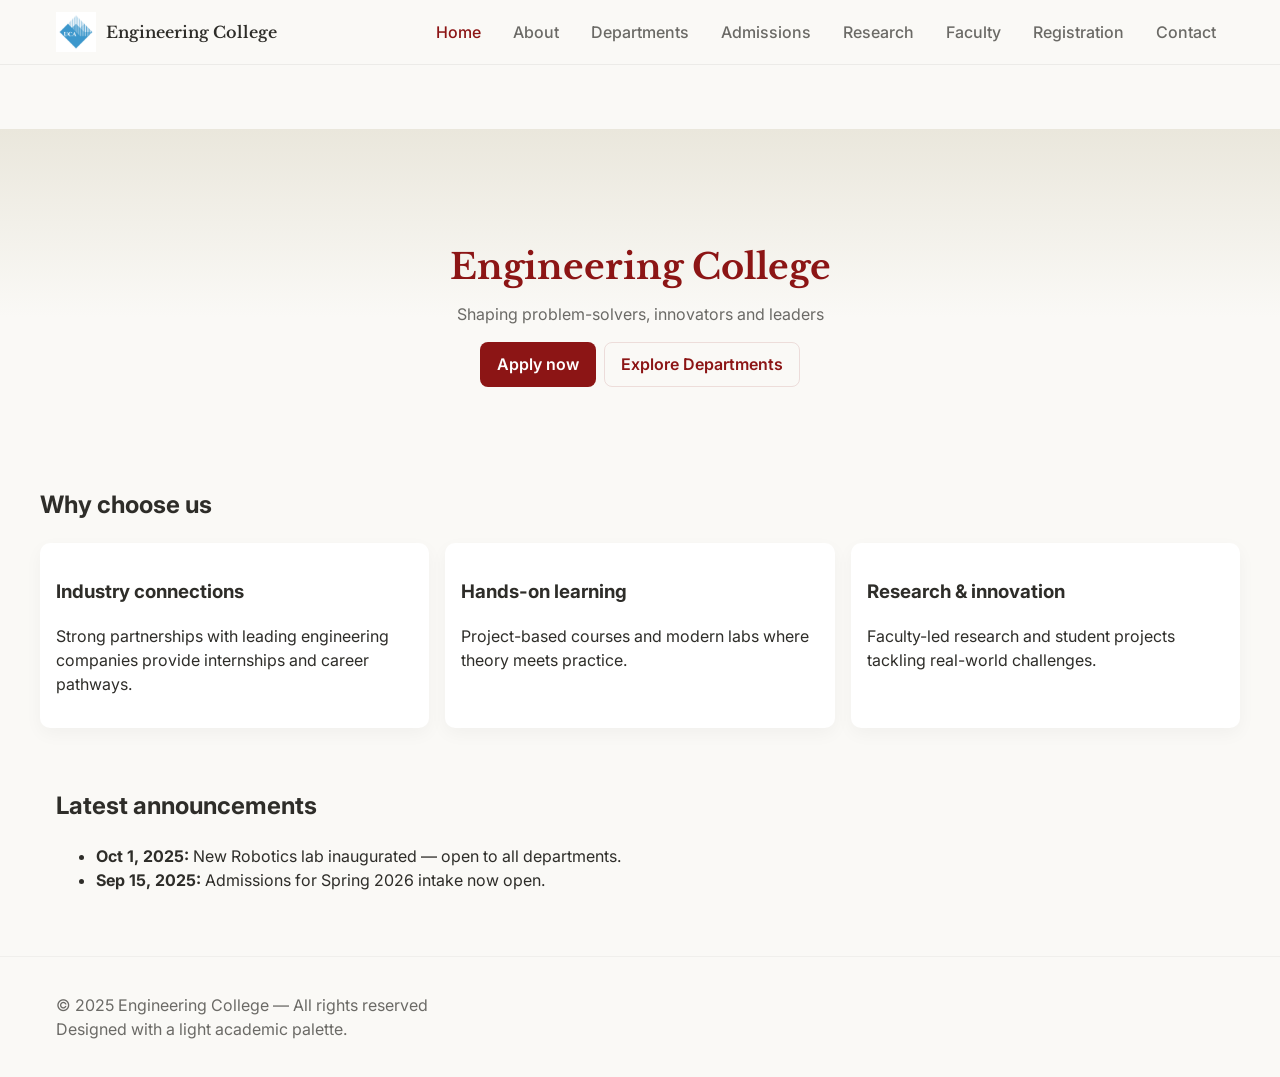
<file: index.html>
<!doctype html>
<html lang="en">
<head>
  <meta charset="utf-8" />
  <meta name="viewport" content="width=device-width,initial-scale=1" />
  <title>Engineering College — Home</title>
  <link rel="stylesheet" href="assets/css/style.css">
  <script src="assets/js/main.js" defer></script>
</head>
<body>
  <!-- Fixed top navigation -->
  <header class="site-header" role="banner">
    <div class="container header-inner">
      <a class="brand" href="index.html">
        <img src="assets/logo/logo.png" alt="Engineering College logo" width="40" height="40">
        <span class="brand-text">Engineering College</span>
      </a>
      <button class="nav-toggle" aria-controls="main-nav" aria-expanded="false" aria-label="Toggle navigation">☰</button>
      <nav id="main-nav" class="main-nav" role="navigation" aria-label="Main navigation">
        <ul>
          <li><a href="index.html" aria-current="page">Home</a></li>
          <li><a href="about.html">About</a></li>
          <li><a href="departments.html">Departments</a></li>
          <li><a href="admissions.html">Admissions</a></li>
          <li><a href="research.html">Research</a></li>
          <li><a href="faculty.html">Faculty</a></li>
          <li><a href="registration.html">Registration</a></li>
          <li><a href="contact.html">Contact</a></li>
        </ul>
      </nav>
    </div>
  </header>

  <main id="main" class="site-main" tabindex="-1">
    <section class="hero">
      <div class="container hero-inner">
        <h1 class="hero-title">Engineering College</h1>
        <p class="hero-sub">Shaping problem-solvers, innovators and leaders</p>
        <div class="hero-cta">
          <a class="btn primary" href="admissions.html">Apply now</a>
          <a class="btn ghost" href="departments.html">Explore Departments</a>
        </div>
      </div>
    </section>

    <section class="container cards-overview">
      <h2>Why choose us</h2>
      <div class="grid cols-3">
        <article class="card">
          <h3>Industry connections</h3>
          <p>Strong partnerships with leading engineering companies provide internships and career pathways.</p>
        </article>
        <article class="card">
          <h3>Hands-on learning</h3>
          <p>Project-based courses and modern labs where theory meets practice.</p>
        </article>
        <article class="card">
          <h3>Research & innovation</h3>
          <p>Faculty-led research and student projects tackling real-world challenges.</p>
        </article>
      </div>
    </section>

    <section class="container news">
      <h2>Latest announcements</h2>
      <ul class="news-list">
        <li><strong>Oct 1, 2025:</strong> New Robotics lab inaugurated — open to all departments.</li>
        <li><strong>Sep 15, 2025:</strong> Admissions for Spring 2026 intake now open.</li>
      </ul>
    </section>
  </main>

  <footer class="site-footer" role="contentinfo">
    <div class="container">
      <p>© 2025 Engineering College — All rights reserved</p>
      <p class="muted">Designed with a light academic palette.</p>
    </div>
  </footer>
</body>
</html>
</file>
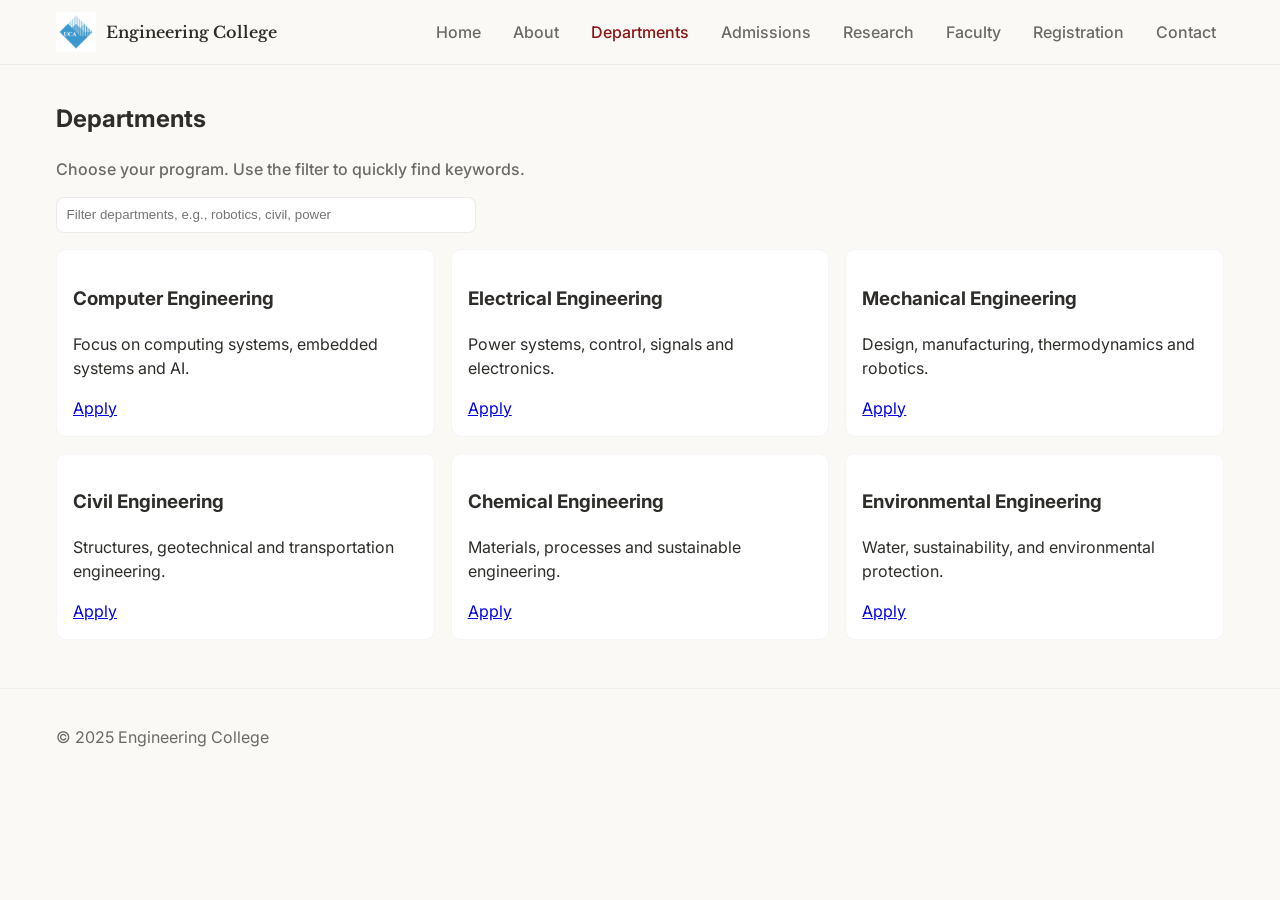
<file: departments.html>
<!doctype html>
<html lang="en">
<head>
  <meta charset="utf-8" />
  <meta name="viewport" content="width=device-width,initial-scale=1" />
  <title>Departments — Engineering College</title>
  <link rel="stylesheet" href="assets/css/style.css">
  <script src="assets/js/main.js" defer></script>
</head>
<body>
  <header class="site-header">
    <div class="container header-inner">
      <a class="brand" href="index.html"><img src="assets/logo/logo.png" alt="Engineering College logo"><span class="brand-text">Engineering College</span></a>
      <button class="nav-toggle" aria-controls="main-nav" aria-expanded="false">☰</button>
      <nav id="main-nav" class="main-nav"><ul>
        <li><a href="index.html">Home</a></li>
        <li><a href="about.html">About</a></li>
        <li><a href="departments.html" aria-current="page">Departments</a></li>
        <li><a href="admissions.html">Admissions</a></li>
        <li><a href="research.html">Research</a></li>
        <li><a href="faculty.html">Faculty</a></li>
        <li><a href="registration.html">Registration</a></li>
        <li><a href="contact.html">Contact</a></li>
      </ul></nav>
    </div>
  </header>

  <main id="main" class="site-main" tabindex="-1">
    <section class="container">
      <h1>Departments</h1>
      <p class="lead">Choose your program. Use the filter to quickly find keywords.</p>

      <label for="programFilter" class="sr-only">Filter departments</label>
      <input id="programFilter" class="form-input" type="search" placeholder="Filter departments, e.g., robotics, civil, power">

      <div class="grid cols-3 dept-grid" id="deptGrid">
        <article class="program-card" data-keywords="computer software robotics ai">
          <h3>Computer Engineering</h3>
          <p>Focus on computing systems, embedded systems and AI.</p>
          <a class="link-inline" href="registration.html">Apply</a>
        </article>

        <article class="program-card" data-keywords="electrical power circuits electronics">
          <h3>Electrical Engineering</h3>
          <p>Power systems, control, signals and electronics.</p>
          <a class="link-inline" href="registration.html">Apply</a>
        </article>

        <article class="program-card" data-keywords="mechanical thermal manufacturing robotics">
          <h3>Mechanical Engineering</h3>
          <p>Design, manufacturing, thermodynamics and robotics.</p>
          <a class="link-inline" href="registration.html">Apply</a>
        </article>

        <article class="program-card" data-keywords="civil structures geotech transport">
          <h3>Civil Engineering</h3>
          <p>Structures, geotechnical and transportation engineering.</p>
          <a class="link-inline" href="registration.html">Apply</a>
        </article>

        <article class="program-card" data-keywords="chemical materials process">
          <h3>Chemical Engineering</h3>
          <p>Materials, processes and sustainable engineering.</p>
          <a class="link-inline" href="registration.html">Apply</a>
        </article>

        <article class="program-card" data-keywords="enviro environmental sustainability water">
          <h3>Environmental Engineering</h3>
          <p>Water, sustainability, and environmental protection.</p>
          <a class="link-inline" href="registration.html">Apply</a>
        </article>
      </div>
    </section>
  </main>

  <footer class="site-footer">
    <div class="container"><p>© 2025 Engineering College</p></div>
  </footer>
</body>
</html>
</file>
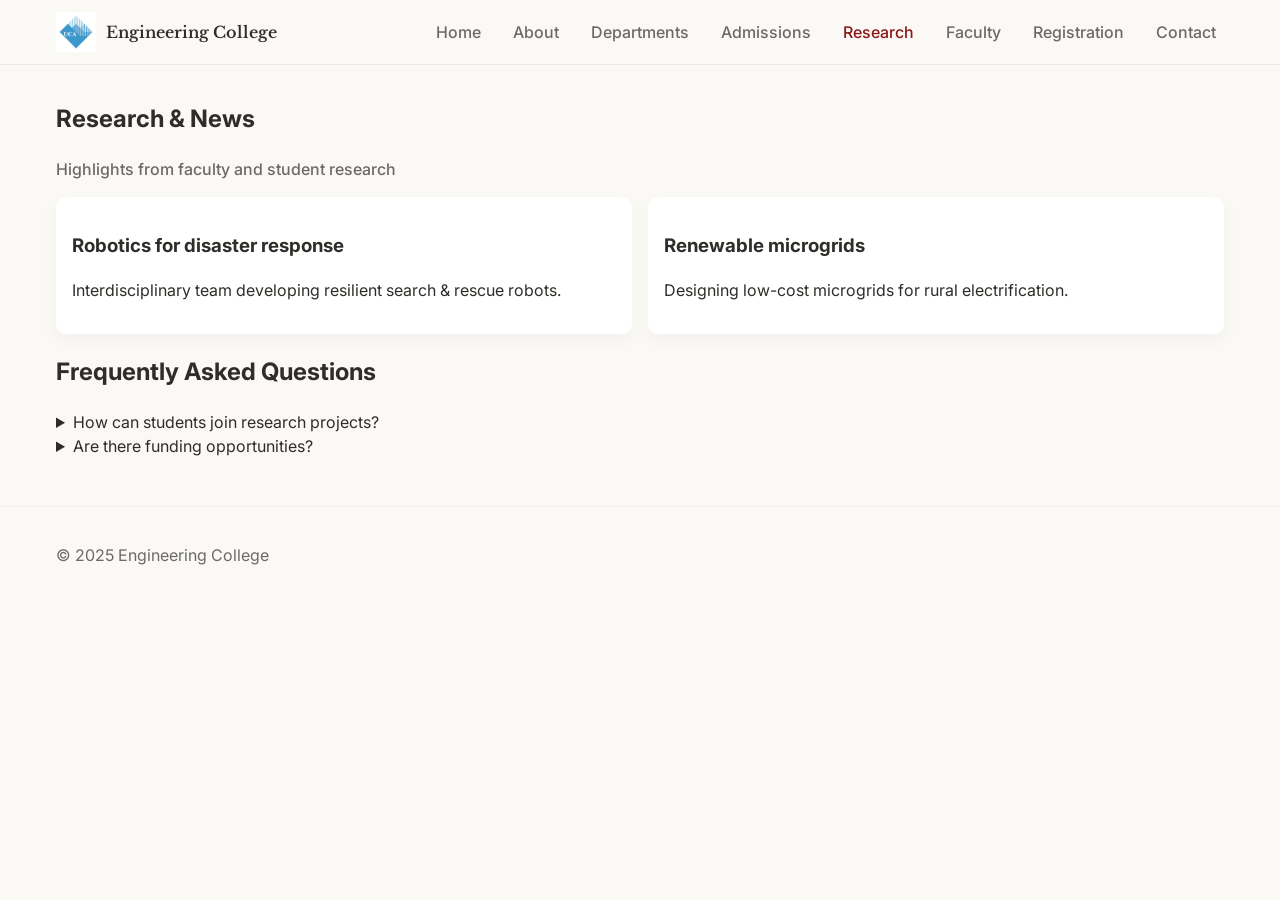
<file: research.html>
<!doctype html>
<html lang="en">
<head>
  <meta charset="utf-8" />
  <meta name="viewport" content="width=device-width,initial-scale=1" />
  <title>Research — Engineering College</title>
  <link rel="stylesheet" href="assets/css/style.css">
  <script src="assets/js/main.js" defer></script>
</head>
<body>
  <header class="site-header">
    <div class="container header-inner">
      <a class="brand" href="index.html"><img src="assets/logo/logo.png" alt="Engineering College logo"><span class="brand-text">Engineering College</span></a>
      <button class="nav-toggle" aria-controls="main-nav" aria-expanded="false">☰</button>
      <nav id="main-nav" class="main-nav"><ul>
        <li><a href="index.html">Home</a></li>
        <li><a href="about.html">About</a></li>
        <li><a href="departments.html">Departments</a></li>
        <li><a href="admissions.html">Admissions</a></li>
        <li><a href="research.html" aria-current="page">Research</a></li>
        <li><a href="faculty.html">Faculty</a></li>
        <li><a href="registration.html">Registration</a></li>
        <li><a href="contact.html">Contact</a></li>
      </ul></nav>
    </div>
  </header>

  <main id="main" class="site-main" tabindex="-1">
    <section class="container">
      <h1>Research & News</h1>
      <p class="lead">Highlights from faculty and student research</p>

      <div class="grid cols-2">
        <article class="card">
          <h3>Robotics for disaster response</h3>
          <p>Interdisciplinary team developing resilient search & rescue robots.</p>
        </article>
        <article class="card">
          <h3>Renewable microgrids</h3>
          <p>Designing low-cost microgrids for rural electrification.</p>
        </article>
      </div>

      <h2>Frequently Asked Questions</h2>

      <!-- use details element for progressive enhancement -->
      <details class="faq">
        <summary>How can students join research projects?</summary>
        <div class="faq-body">
          <p>Students apply via faculty pages or contact research coordinators. Many projects welcome motivated undergraduates.</p>
        </div>
      </details>

      <details class="faq">
        <summary>Are there funding opportunities?</summary>
        <div class="faq-body">
          <p>Yes — scholarships, research assistantships, and travel grants are available based on merit and project fit.</p>
        </div>
      </details>
    </section>
  </main>

  <footer class="site-footer">
    <div class="container"><p>© 2025 Engineering College</p></div>
  </footer>
</body>
</html>
</file>
<file: assets/css/style.css>
/* assets/css/style.css
   Stanford-like light palette: cardinal red, warm off-white, soft gray
*/
@import url('https://fonts.googleapis.com/css2?family=Libre+Baskerville:wght@400;700&family=Inter:wght@300;400;600&display=swap');

:root{
  --brand:#8C1515;        /* cardinal red */
  --brand-2:#B83A4B;
  --bg:#FAF9F6;           /* warm off-white */
  --muted:#6b6a66;
  --card:#ffffff;
  --accent:#EAE7DC;
  --max-width:1200px;
  --radius:10px;
  --gap:1rem;
}

*{box-sizing:border-box}
html,body{height:100%}
body{
  margin:0;
  font-family: 'Inter', system-ui, -apple-system, "Segoe UI", Roboto, "Helvetica Neue", Arial;
  font-size:16px;
  color:#2E2D29;
  background:var(--bg);
  -webkit-font-smoothing:antialiased;
  -moz-osx-font-smoothing:grayscale;
  line-height:1.5;
}

/* main content */
.site-main {
  padding-top: 65px; /* Account for fixed header height */
}

/* container */
.container{max-width:var(--max-width);margin:0 auto;padding:1rem}

/* header */
.site-header{
  position:fixed;top:0;left:0;right:0;background:rgba(250,249,246,0.98);
  border-bottom:1px solid rgba(0,0,0,0.06);
  z-index:50;
}
.header-inner{display:flex;align-items:center;justify-content:space-between;padding:.75rem 1rem}
.brand{display:flex;align-items:center;gap:.6rem;text-decoration:none;color:inherit}
.brand img{
  display:block;
  width:40px;
  height:40px;
}
.brand-text{font-weight:600;font-family:'Libre Baskerville', serif}

/* nav */
.main-nav{display:block}
.main-nav ul{list-style:none;margin:0;padding:0;display:flex;gap:1rem;align-items:center}
.main-nav a{color:var(--muted);text-decoration:none;padding:.35rem .5rem;border-radius:6px;font-weight:500}
.main-nav a:hover, .main-nav a[aria-current="page"]{color:var(--brand);background:transparent}

/* nav toggle (mobile) */
.nav-toggle{display:none;background:none;border:0;font-size:1.25rem;cursor:pointer}

/* hero */
.hero{padding:6rem 0 2.5rem;background:linear-gradient(180deg,var(--accent),transparent 60%);margin-top:64px}
.hero-inner{text-align:center;padding:1rem}
.hero-title{font-family:'Libre Baskerville',serif;font-size:2.2rem;margin:0;color:var(--brand)}
.hero-sub{color:var(--muted);margin-top:.5rem}
.hero-cta{margin-top:1rem;display:flex;gap:.5rem;justify-content:center;flex-wrap:wrap}
.btn{display:inline-block;padding:.6rem 1rem;border-radius:8px;text-decoration:none;font-weight:600;cursor:pointer;border:1px solid transparent}
.btn.primary{background:var(--brand);color:white}
.btn.ghost{background:transparent;color:var(--brand);border:1px solid rgba(140,21,21,0.12)}

.cards-overview{padding:1.5rem 0}
.grid{display:grid;gap:1rem}
.cols-3{grid-template-columns:repeat(1,1fr)}
.cols-2{grid-template-columns:repeat(1,1fr)}
@media(min-width:700px){.cols-3{grid-template-columns:repeat(3,1fr)} .cols-2{grid-template-columns:repeat(2,1fr)}}

/* cards */
.card{background:var(--card);padding:1rem;border-radius:var(--radius);box-shadow:0 6px 18px rgba(30,30,30,0.04)}
.lead{color:var(--muted);font-weight:500}

/* forms */
.form-grid{display:grid;gap:.75rem}
.form-row{display:flex;flex-direction:column;margin-bottom:.5rem}
label{font-weight:600;margin-bottom:.25rem}
input[type="text"], input[type="email"], input[type="tel"], input[type="date"], select, textarea, input[type="search"]{
  padding:.6rem;border:1px solid rgba(0,0,0,0.08);border-radius:8px;background:white
}
textarea{resize:vertical}
.form-error{color:#8C1515;font-size:.95rem;height:1.2rem;margin-top:.25rem}
.form-status{margin-top:1rem}
.req{color:var(--brand);margin-left:.15rem}

/* department program cards */
.program-card{background:var(--card);padding:1rem;border-radius:10px;border:1px solid rgba(0,0,0,0.04)}
.dept-grid{margin-top:1rem}
.form-input{padding:.5rem;border-radius:8px;border:1px solid rgba(0,0,0,0.08);width:100%;max-width:420px}

/* faculty */
.faculty-grid{gap:1rem}
.faculty-card{background:var(--card);padding:1rem;border-radius:10px;text-align:center}
.faculty-card img{width:100%;height:160px;object-fit:cover;border-radius:8px}

/* table */
.table-wrap{overflow:auto}
.fees-table{width:100%;border-collapse:collapse}
.fees-table th, .fees-table td{padding:.6rem;text-align:left;border-bottom:1px solid rgba(0,0,0,0.06)}

/* footer */
.site-footer{background:var(--bg);padding:1.25rem 0;border-top:1px solid rgba(0,0,0,0.04);margin-top:2rem}
.site-footer p{margin:0;color:var(--muted)}

/* accessibility utils */
.sr-only{position:absolute;left:-10000px;top:auto;width:1px;height:1px;overflow:hidden}
.visually-hidden{position:absolute;width:1px;height:1px;padding:0;margin:-1px;overflow:hidden;clip:rect(0 0 0 0);border:0}

/* responsive */
@media (max-width:900px){
  .header-inner{padding:.5rem 1rem}
  .nav-toggle{display:inline-block}
  .main-nav{
    display:none;
    position:absolute;
    top:100%;
    left:0;
    right:0;
    background:var(--bg);
    border-bottom:1px solid rgba(0,0,0,0.06);
  }
  .main-nav.is-open{display:block}
  .main-nav ul{flex-direction:column;align-items:stretch;gap:0;padding:0 .5rem .5rem}
  .grid{grid-template-columns:1fr}
}
</file>
